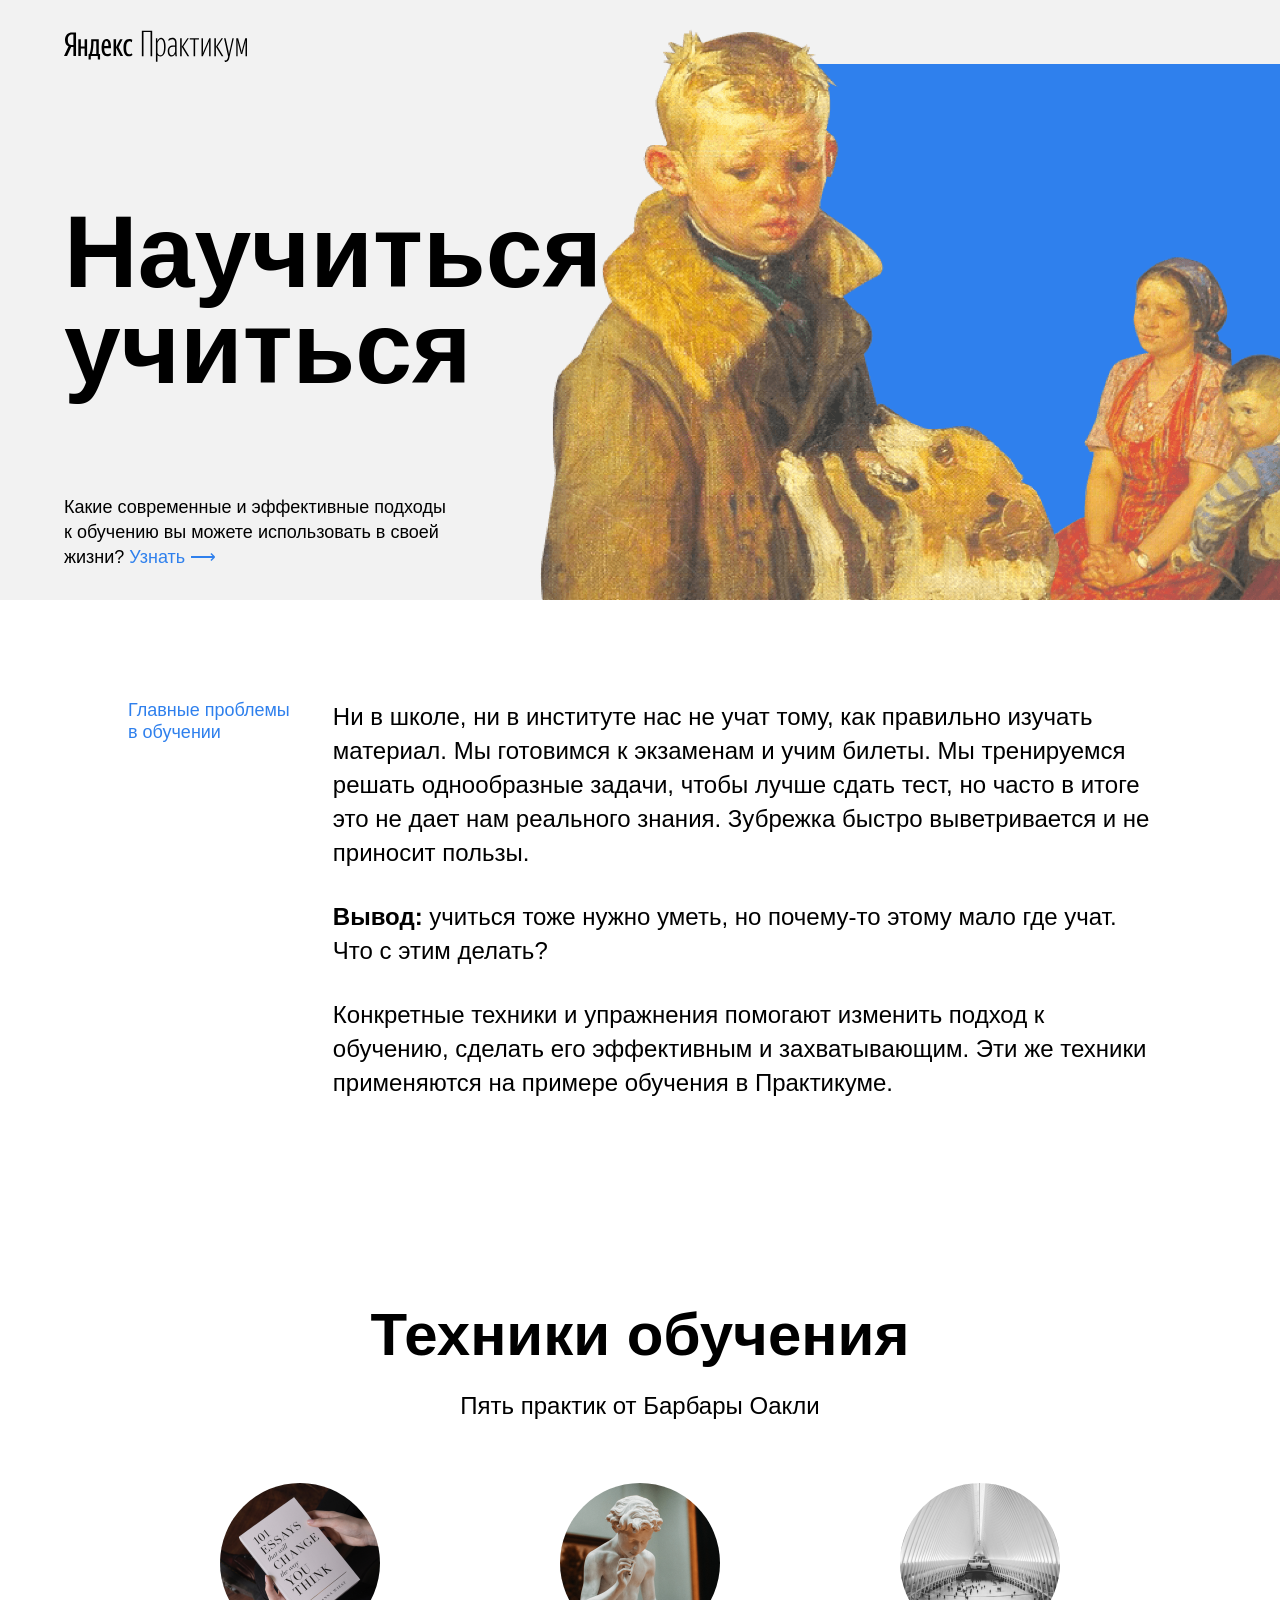
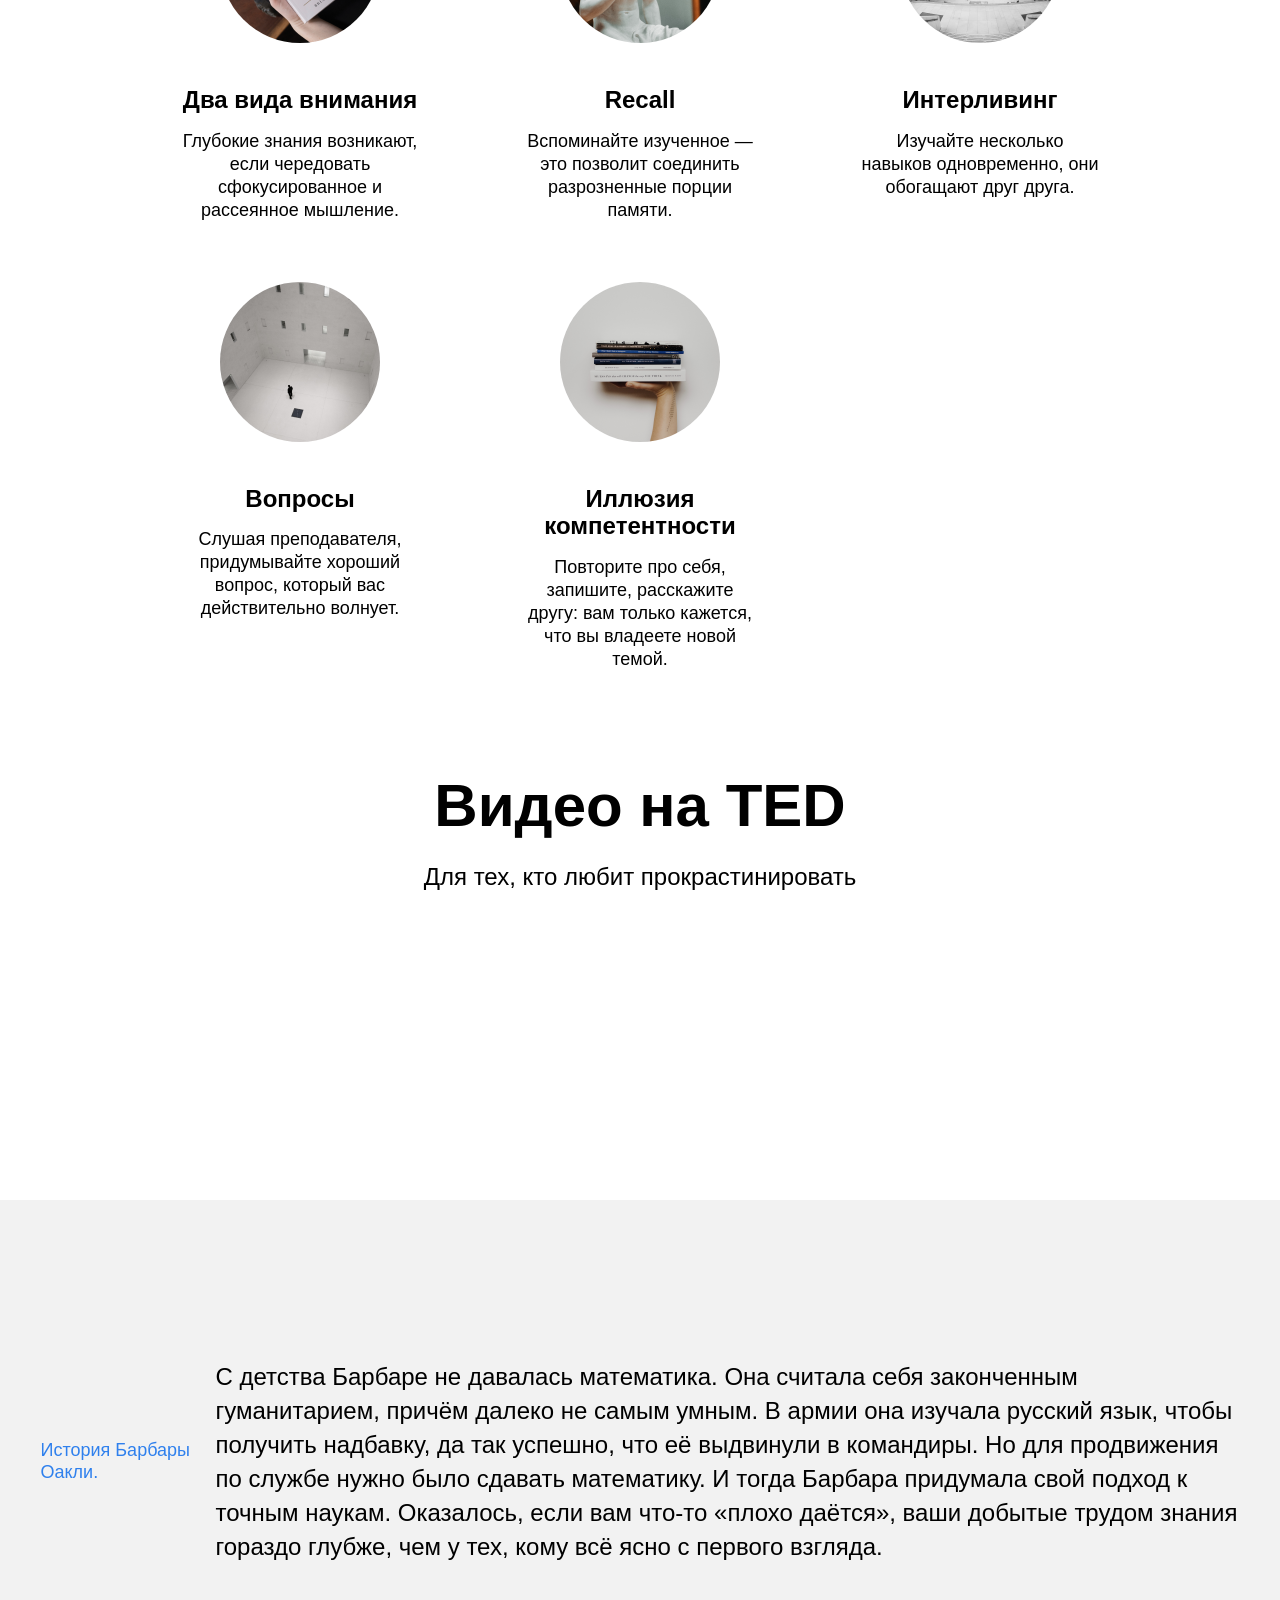
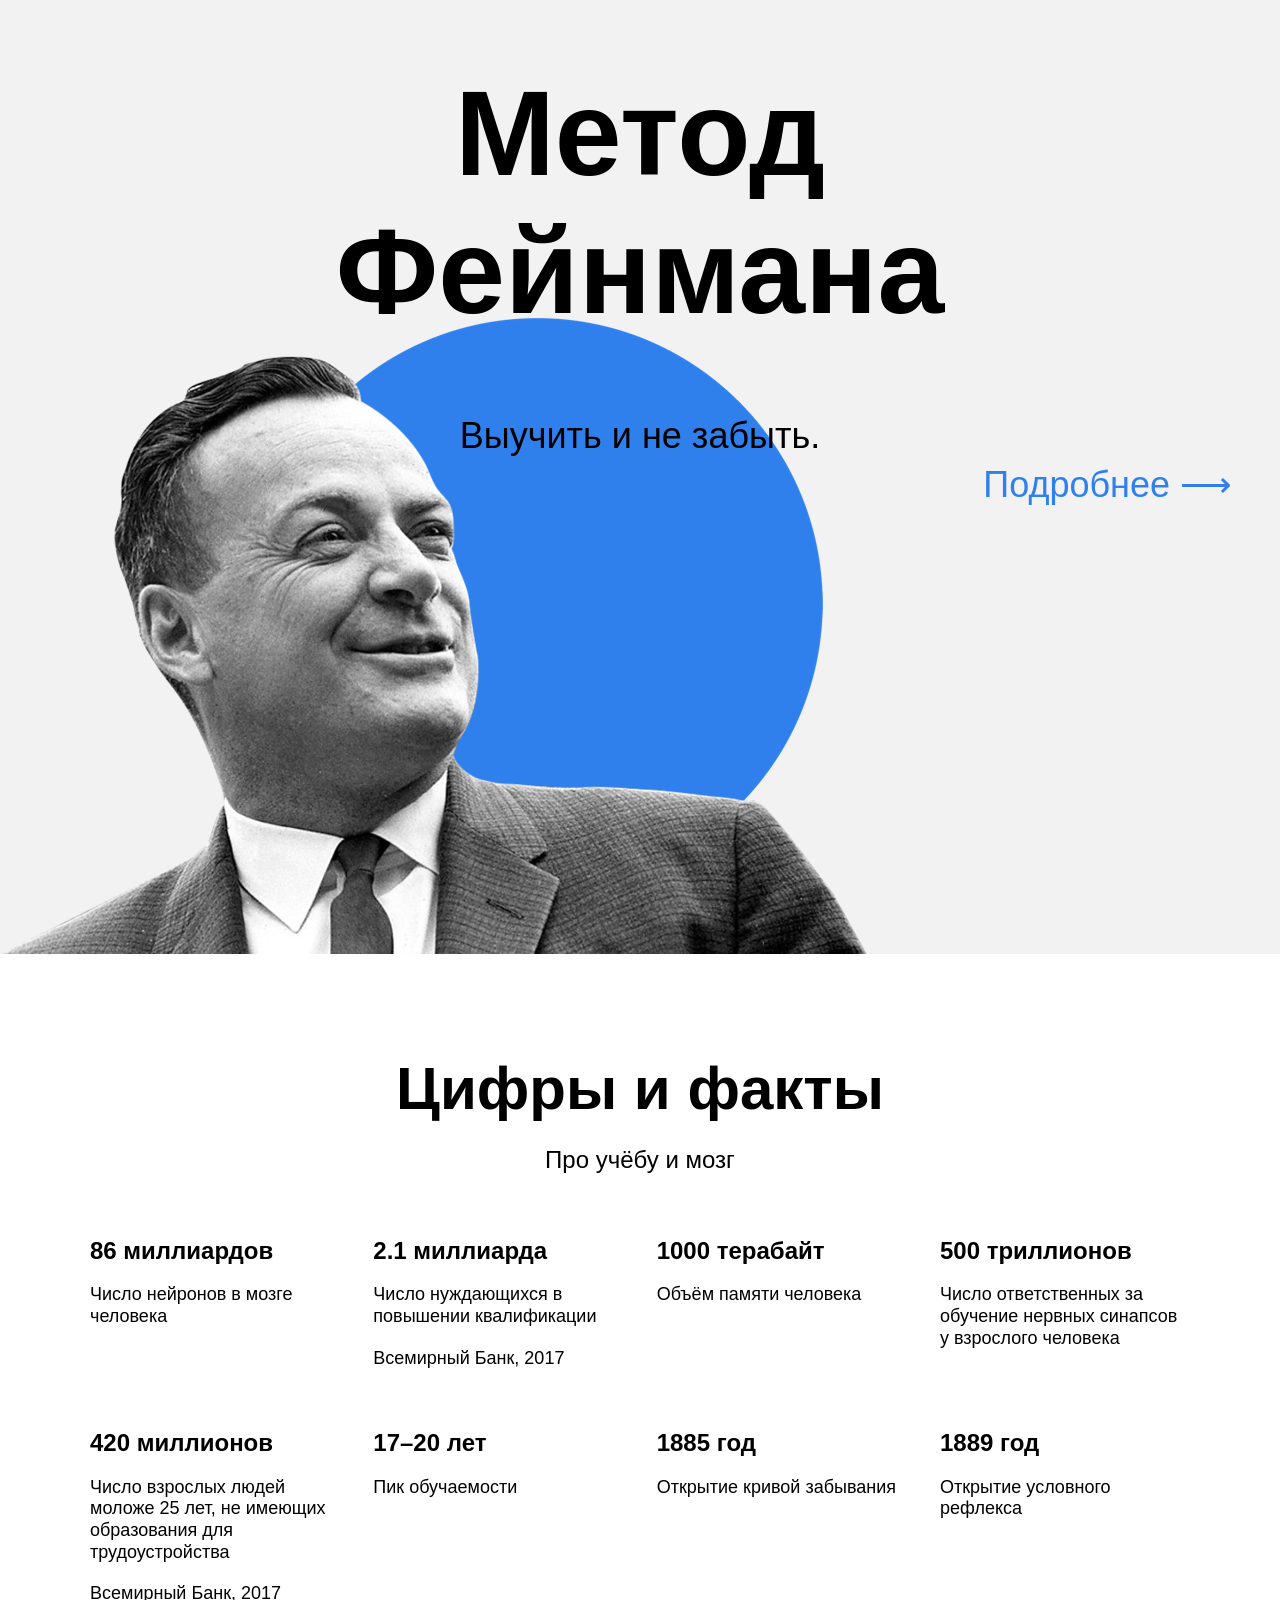
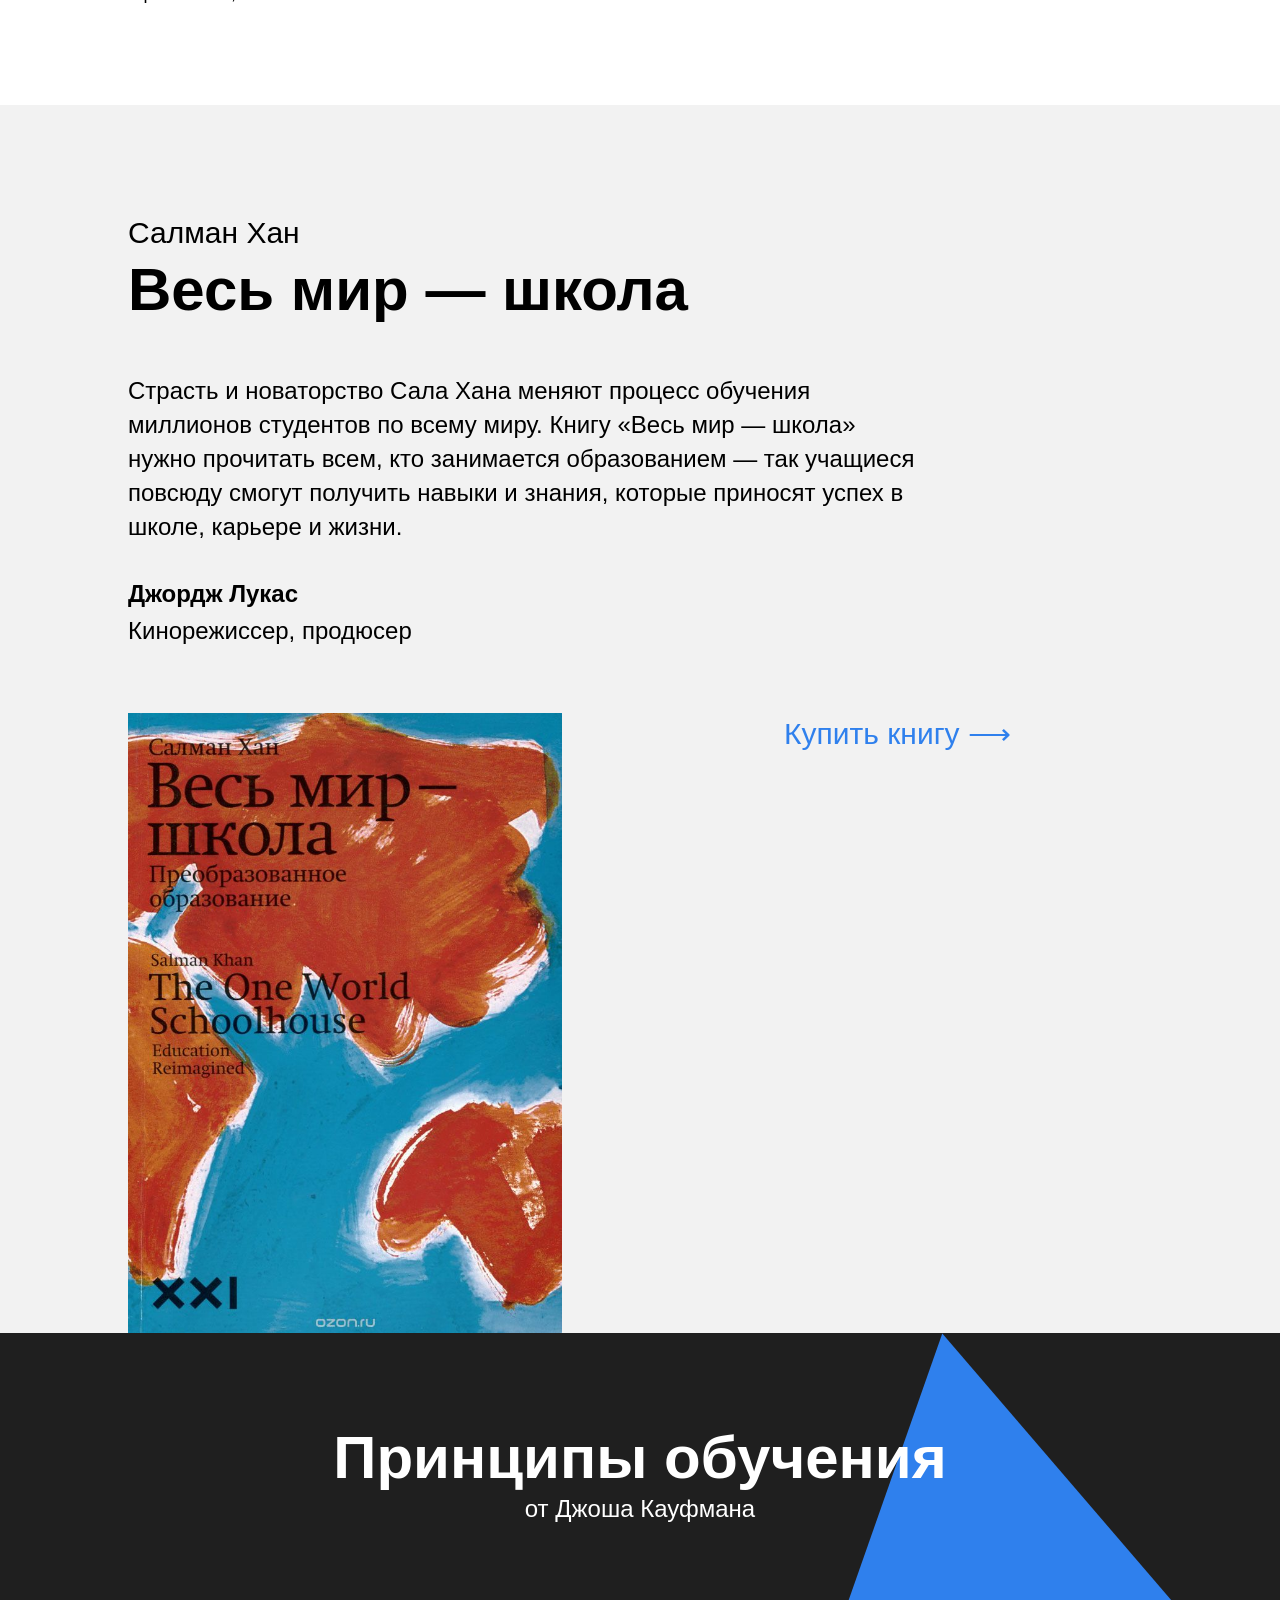
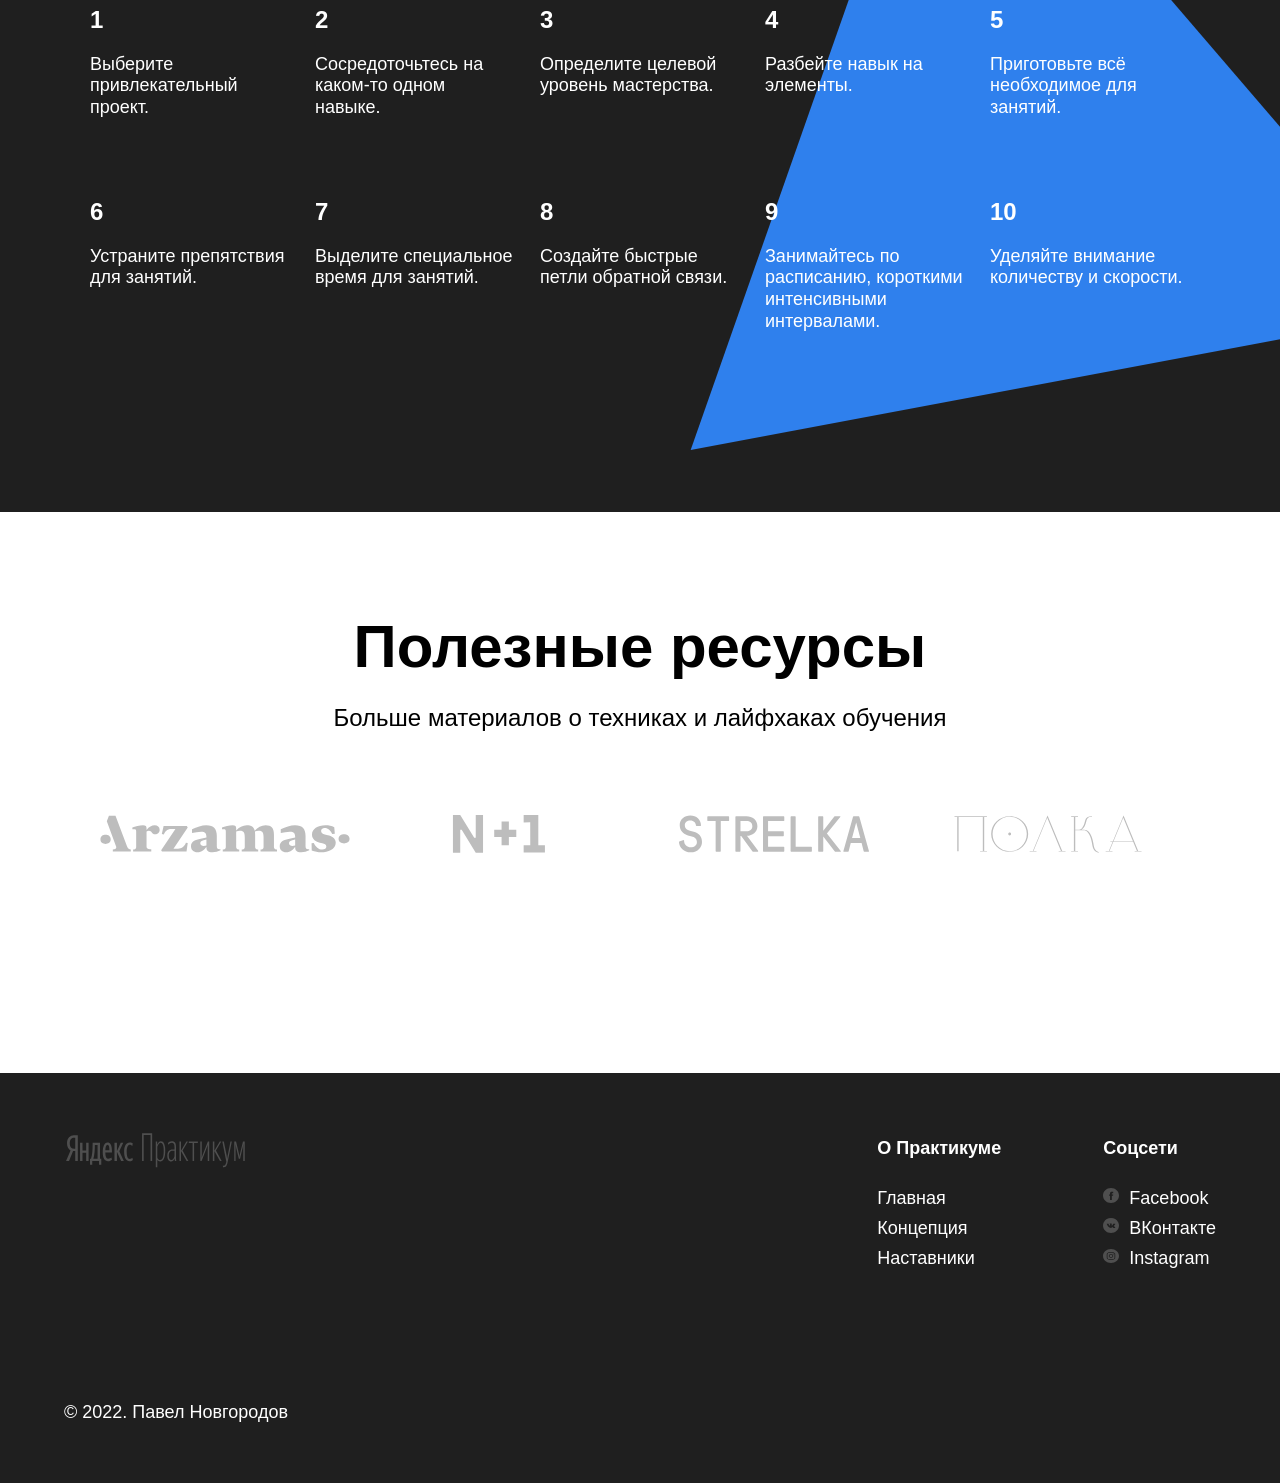
<file: index.html>
<!DOCTYPE html>
<html lang="ru">
  <head>
    <meta charset="UTF-8">
    <meta name="viewport" content="width=device-width, initial-scale=1.0">
    <link rel="stylesheet" href="./public/vendor/normalize.css">
    <link rel="stylesheet" href="./public/pages/index.css">
    <title>Научиться учиться</title>
  </head>
  <body class="page">
     <header class="header">
       <img class="logo logo_place_header" src="./images/logo_place_header.svg">
       <div class="header__square-pic rotation"></div>
       <img class="header__main-illustration" src="./images/header-image.png" alt="Фёдор Павлович Решетников "Опять двойка"">
       <h1 class="header__title">Научиться учиться</h1>
       <p class="header__subtitle">Какие современные и эффективные подходы к обучению вы можете использовать в своей жизни?
         <a class="header__link opacity" href="https://www.google.com/">Узнать &#10230;</a>
       </p>
     </header>
     <div class="content">
      <section class="description">
        <div class="two-columns">
          <h2 class="two-columns__brief">Главные проблемы в обучении</h2>
          <div class="two-columns__main-text">
            <p class="two-columns__paragraph">Ни в школе, ни в институте нас не учат тому, как правильно изучать материал. Мы готовимся к экзаменам и учим билеты. Мы тренируемся решать однообразные задачи, чтобы лучше сдать тест, но часто в итоге это не дает нам реального знания. Зубрежка быстро выветривается и не приносит пользы.</p>
            <p class="two-columns__paragraph">
              <span class="two-columns__span-accent">Вывод:</span>
               учиться тоже нужно уметь, но почему-то этому мало где учат. Что с этим делать?
            </p>
            <p class="two-columns__paragraph">Конкретные техники и упражнения помогают изменить подход к обучению, сделать его эффективным и захватывающим. Эти же техники применяются на примере обучения в Практикуме.</p>
          </div>
        </div> 
      </section>
      <section class="techniques">
        <h2 class="section-title">Техники обучения</h2>
        <h3 class="section-subtitle">Пять практик от Барбары Оакли</h3>
        <div class="cards">
          <div class="cards__item">
            <img src="./images/images_sprint-2/cards-attention.png" alt="Два вида внимания" class="cards__image">
            <h4 class="cards__title">Два вида внимания</h4>
            <p class="cards__description">Глубокие знания возникают, если чередовать сфокусированное и рассеянное мышление.</p>
          </div>
          <div class="cards__item">
            <img src="./images/images_sprint-2/cards-recall.png" alt="Recall" class="cards__image">
            <h4 class="cards__title">Recall</h4>
            <p class="cards__description">Вспоминайте изученное — это позволит соединить разрозненные порции памяти.</p>
          </div>
          <div class="cards__item">
            <img src="./images/images_sprint-2/cards-interliving.png" alt="Интерливинг" class="cards__image">
            <h4 class="cards__title">Интерливинг</h4>
            <p class="cards__description">Изучайте несколько навыков одновременно, они обогащают друг друга.</p>
          </div>
          <div class="cards__item">
            <img src="./images/images_sprint-2/cards-question.png" alt="Вопросы" class="cards__image">
            <h4 class="cards__title">Вопросы</h4>
            <p class="cards__description">Слушая преподавателя, придумывайте хороший вопрос, который вас действительно волнует.</p>
          </div>
          <div class="cards__item">
            <img src="./images/images_sprint-2/cards-competence.png" alt="Иллюзия компетентности" class="cards__image">
            <h4 class="cards__title">Иллюзия компетентности</h4>
            <p class="cards__description">Повторите про себя, запишите, расскажите другу: вам только кажется, что вы владеете новой темой.</p>
          </div>
        </div>
      </section>
      <section class="video">
        <h2 class="section-title">Видео нa TED</h2>
        <h3 class="section-subtitle">Для тех, кто любит прокрастинировать</h3>
        <div class="video__iframes">
          <iframe class="video__iframe" src="https://www.youtube.com/embed/arj7oStGLkU" title="YouTube video player" frameborder="0" allow="accelerometer; autoplay; clipboard-write; encrypted-media; gyroscope; picture-in-picture" allowfullscreen></iframe>
          <iframe class="video__iframe" src="https://www.youtube.com/embed/5MgBikgcWnY" title="YouTube video player" frameborder="0" allow="accelerometer; autoplay; clipboard-write; encrypted-media; gyroscope; picture-in-picture" allowfullscreen></iframe>
        </div>
      </section>
      <section class="oakley">
        <h2 class="two-columns__brief">История Барбары Оакли.</h2>
          <div class="two-columns__main-text">
            <p class="two-columns__paragraph">С детства Барбаре не давалась математика. Она считала себя законченным гуманитарием, причём далеко не самым умным. В армии она изучала русский язык, чтобы получить надбавку, да так успешно, что её выдвинули в командиры. Но для продвижения по службе нужно было сдавать математику. И тогда Барбара придумала свой подход к точным наукам. Оказалось, если вам что-то «плохо даётся», ваши добытые трудом знания гораздо глубже, чем у тех, кому всё ясно с первого взгляда.</p>
          </div>
      </section>
      <section class="feynman">
        <h2 class="feynman__title">Метод Фейнмана</h2>
        <h3 class="feynman__subtitle">Выучить и не забыть.</h3>
        <a class="feynman__link opacity" href="https://www.google.com/search?q=%D0%BC%D0%B5%D1%82%D0%BE%D0%B4+%D1%84%D0%B5%D0%B9%D0%BD%D0%BC%D0%B0%D0%BD%D0%B0&oq=%D0%BC%D0%B5%D1%82%D0%BE%D0%B4+%D1%84%D0%B5%D0%B9&aqs=chrome.0.0i512j69i57j0i512l8.5415j0j7&sourceid=chrome&ie=UTF-8>">Подробнее &#10230;</a>
        <img class="feynman__main-illustration" src="./images/feynman.png" alt="Ри́чард Фи́ллипс Фе́йнман">
      </section>
      <section class="digits">
        <h2 class="section-title">Цифры и факты</h2>
        <h3 class="section-subtitle">Про учёбу и мозг</h3>
        <div class="table">
          <div class="table__cell">
            <h4 class="table__heading">86 миллиардов</h4>
            <p class="table__text">Число нейронов в мозге человека</p>
          </div>
          <div class="table__cell">
            <h4 class="table__heading">2.1 миллиарда</h4>
            <p class="table__text">Число нуждающихся в повышении квалификации</p>
            <p class="table__text">Всемирный Банк, 2017</p>
          </div>
          <div class="table__cell">
            <h4 class="table__heading">1000 терабайт</h4>
            <p class="table__text">Объём памяти человека</p>
          </div>
          <div class="table__cell">
            <h4 class="table__heading">500 триллионов</h4>
            <p class="table__text">Число ответственных за обучение нервных синапсов у взрослого человека</p>
          </div>
          <div class="table__cell">
            <h4 class="table__heading">420 миллионов</h4>
            <p class="table__text">Число взрослых людей моложе 25 лет, не имеющих образования для трудоустройства</p>
            <p class="table__text">Всемирный Банк, 2017</p>
          </div>
          <div class="table__cell">
            <h4 class="table__heading">17–20 лет</h4>
            <p class="table__text">Пик обучаемости</p>
          </div>
          <div class="table__cell">
            <h4 class="table__heading">1885 год</h4>
            <p class="table__text">Открытие кривой забывания</p>
          </div>
          <div class="table__cell">
            <h4 class="table__heading">1889 год</h4>
            <p class="table__text">Открытие условного рефлекса</p>
          </div>
        </div>
      </section>
      <section class="khan">
        <div class="khan__container">
          <span class="khan__author">Салман Хан</span>
          <h2 class="khan__title">Весь мир — школа</h2>
          <blockquote class="khan__quote">Страсть и новаторство Сала Хана меняют процесс обучения миллионов студентов по всему миру. Книгу «Весь мир — школа» нужно прочитать всем, кто занимается образованием — так учащиеся повсюду смогут получить навыки и знания, которые приносят успех в школе, карьере и жизни.</blockquote>
          <cite class="khan__quote-author">Джордж Лукас</cite>
          <span class="khan__quote-author-subline">Кинорежиссер, продюсер</span>
          <div class="khan__book-container">
           <img class="khan__book-pic" src="./images/images_sprint-2/khan-book.jpg" alt="Салман Хан Весь мир — школа">
           <div><a class="khan__buy-link opacity" href="https://www.ozon.ru/product/ves-mir-shkola-preobrazovannoe-obrazovanie-162999126/?sh=LqMymQAAAA">Купить книгу &#10230;</a></div>
          </div>
        </div>
      </section>
      <section class="kaufman">
        <h2 class="section-title">Принципы обучения</h2>
        <h3 class="section-subtitle">от Джоша Кауфмана</h3>
        <div class="table table_theme_dark">
          <div class="table__cell table__cell_theme_dark">
            <span class="table__heading table__heading_theme_dark">1</span>
            <div class="table__text table__text_theme_dark">Выберите привлекательный проект.</div>
          </div>
          <div class="table__cell table__cell_theme_dark">
            <span class="table__heading table__heading_theme_dark">2</span>
            <div class="table__text table__text_theme_dark">Сосредоточьтесь на каком-то одном навыке.</div>
          </div>
          <div class="table__cell table__cell_theme_dark">
            <span class="table__heading table__heading_theme_dark">3</span>
            <div class="table__text table__text_theme_dark">Определите целевой уровень мастерства.</div>
          </div>
          <div class="table__cell table__cell_theme_dark">
            <span class="table__heading table__heading_theme_dark">4</span>
            <div class="table__text table__text_theme_dark">Разбейте навык на элементы.</div>
          </div>
          <div class="table__cell table__cell_theme_dark">
            <span class="table__heading table__heading_theme_dark">5</span>
            <div class="table__text table__text_theme_dark">Приготовьте всё необходимое для занятий.</div>
          </div>
          <div class="table__cell table__cell_theme_dark">
            <span class="table__heading table__heading_theme_dark">6</span>
            <div class="table__text table__text_theme_dark">Устраните препятствия для занятий.</div>
          </div>
          <div class="table__cell table__cell_theme_dark">
            <span class="table__heading table__heading_theme_dark">7</span>
            <div class="table__text table__text_theme_dark">Выделите специальное время для занятий.</div>
          </div>
          <div class="table__cell table__cell_theme_dark">
            <span class="table__heading table__heading_theme_dark">8</span>
            <div class="table__text table__text_theme_dark">Создайте быстрые петли обратной связи.</div>
          </div>
          <div class="table__cell table__cell_theme_dark">
            <span class="table__heading table__heading_theme_dark">9</span>
            <div class="table__text table__text_theme_dark">Занимайтесь по расписанию, короткими интенсивными интервалами.</div>
          </div>
          <div class="table__cell table__cell_theme_dark">
            <span class="table__heading table__heading_theme_dark">10</span>
            <div class="table__text table__text_theme_dark">Уделяйте внимание количеству и скорости.</div>
          </div>
        </div>
       <div class="kaufman__triangle rotation"></div>
      </section>
      <section class="resources">
        <h2 class="section-title">Полезные ресурсы</h2>
        <h3 class="section-subtitle">Больше материалов о техниках и лайфхаках обучения</h3>
        <div class="resources__logo-zone">
         <a href="https://arzamas.academy/"><img class="resources__logo" src="./images/images_sprint-2/logo/resources-arzamas.svg"></a>
         <a href="https://nplus1.ru/"><img class="resources__logo" src="./images/images_sprint-2/logo/resources-n1.svg"></a>
         <a href="https://www.strelka.com/ru"><img class="resources__logo" src="./images/images_sprint-2/logo/resources-strelka.svg"></a>
         <a href="https://polka.academy/"><img class="resources__logo" src="./images/images_sprint-2/logo/resources-polka.svg"></a>
        </div> 
      </section>
     </div>
     <footer class="footer">
       <div class="footer__columns">
         <div class="footer__column footer__column_content_copyright">
          <img class="logo logo_place_footer" src="./images/logo_place_footer.svg">
          <div class="footer__author">&copy; 2022. Павел Новгородов</div>
         </div>
         <div class="footer__column footer__column_content_info">
          <div class="footer__column-heading">О Практикуме</div>
          <a class="footer__column-links footer__column-link opacity" href="">Главная</a>
          <a class="footer__column-links footer__column-link opacity" href="">Концепция</a>
          <a class="footer__column-links footer__column-link opacity" href="">Наставники</a>
         </div>
         <div class="footer__column footer__column_content_social">
          <div class="footer__column-heading">Соцсети</div>
          <div class="footer__column-links footer__column-link">
           <a  href="https://facebook.com/" class="footer__column-link opacity"><img class="footer__social-icon" src="./images/facebook_color_white.svg">Facebook</a>
          </div>
          <div class="footer__column-links footer__column-link"> 
           <a href="https://vk.com/" class="footer__column-link opacity"><img class="footer__social-icon" src="./images/vk_color_white.svg">ВКонтакте</a>
          </div>
          <div class="footer__column-links footer__column-link">
           <a href="https://instagram.com/" class="footer__column-link opacity"><img class="footer__social-icon" src="./images/instagram_color_white.svg">Instagram</a>
          </div> 
         </div>
        </div>
     </footer>
  </body>
</html>
</file>
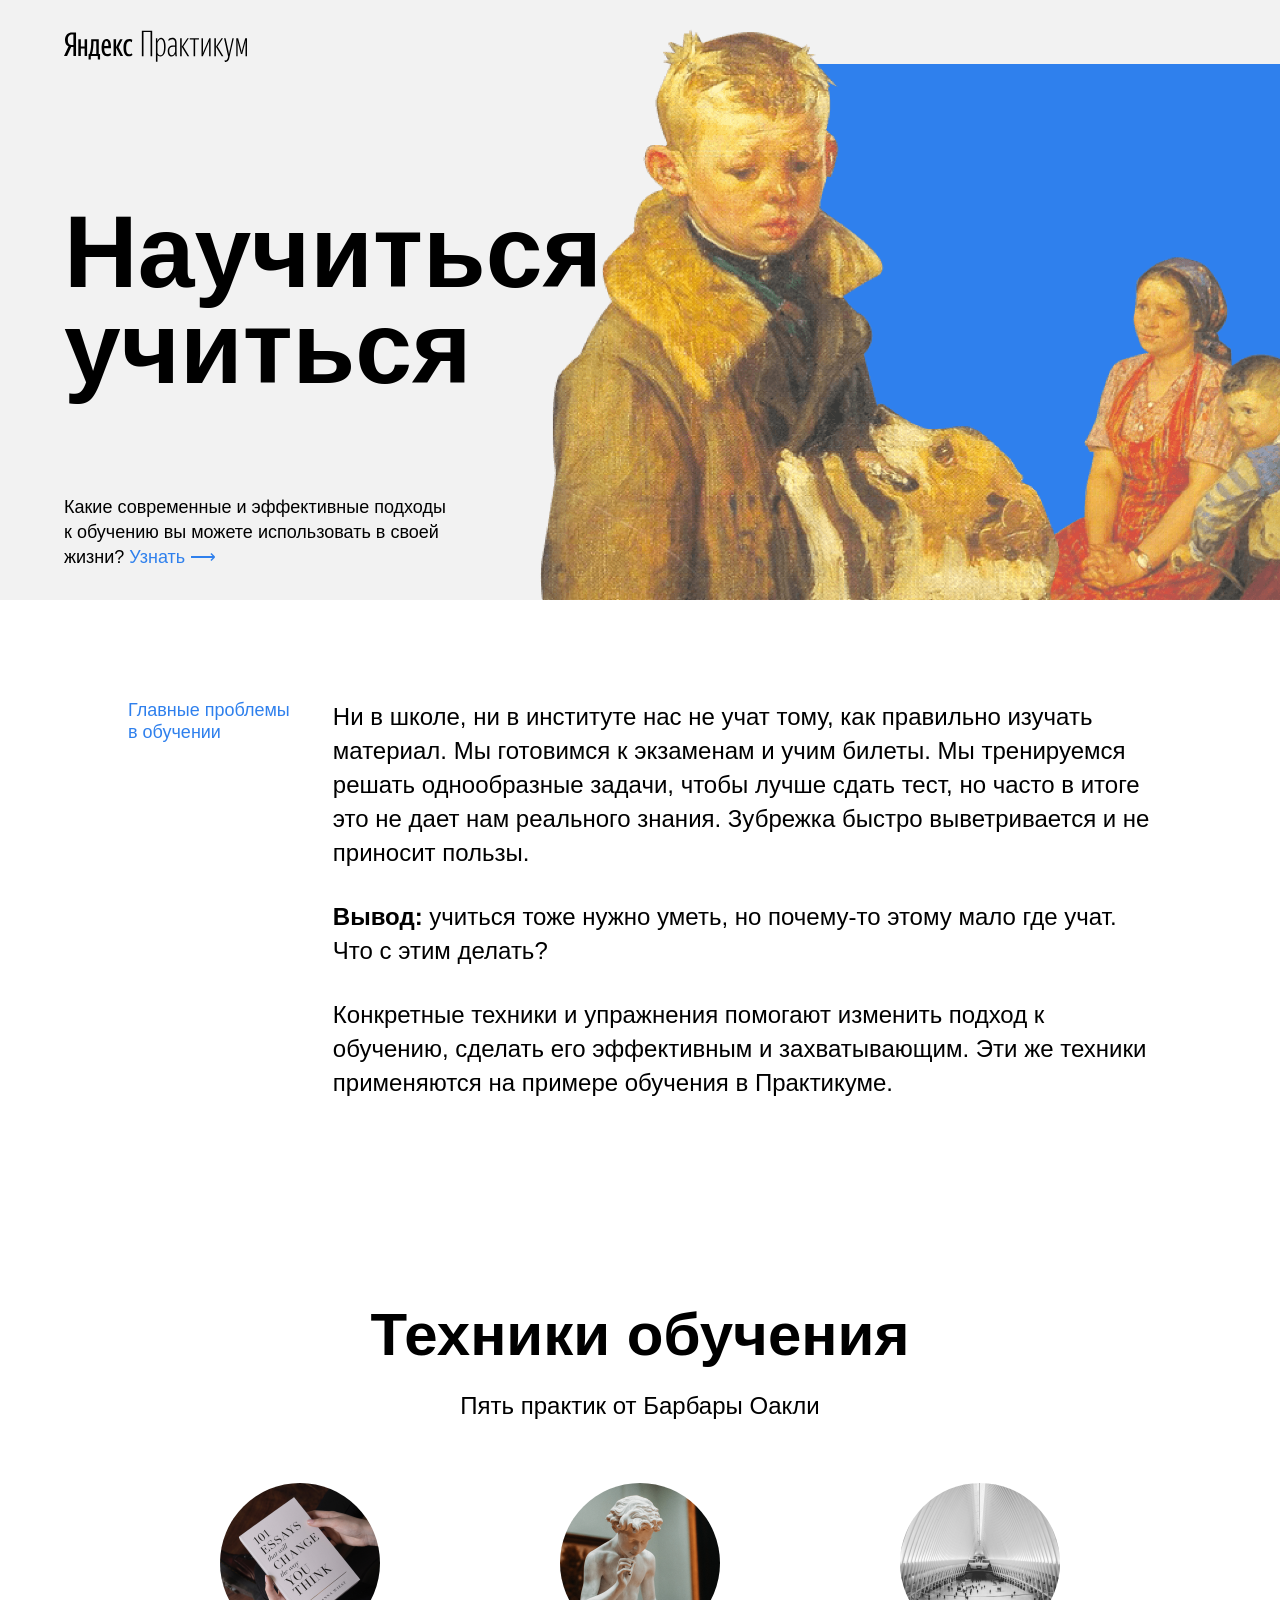
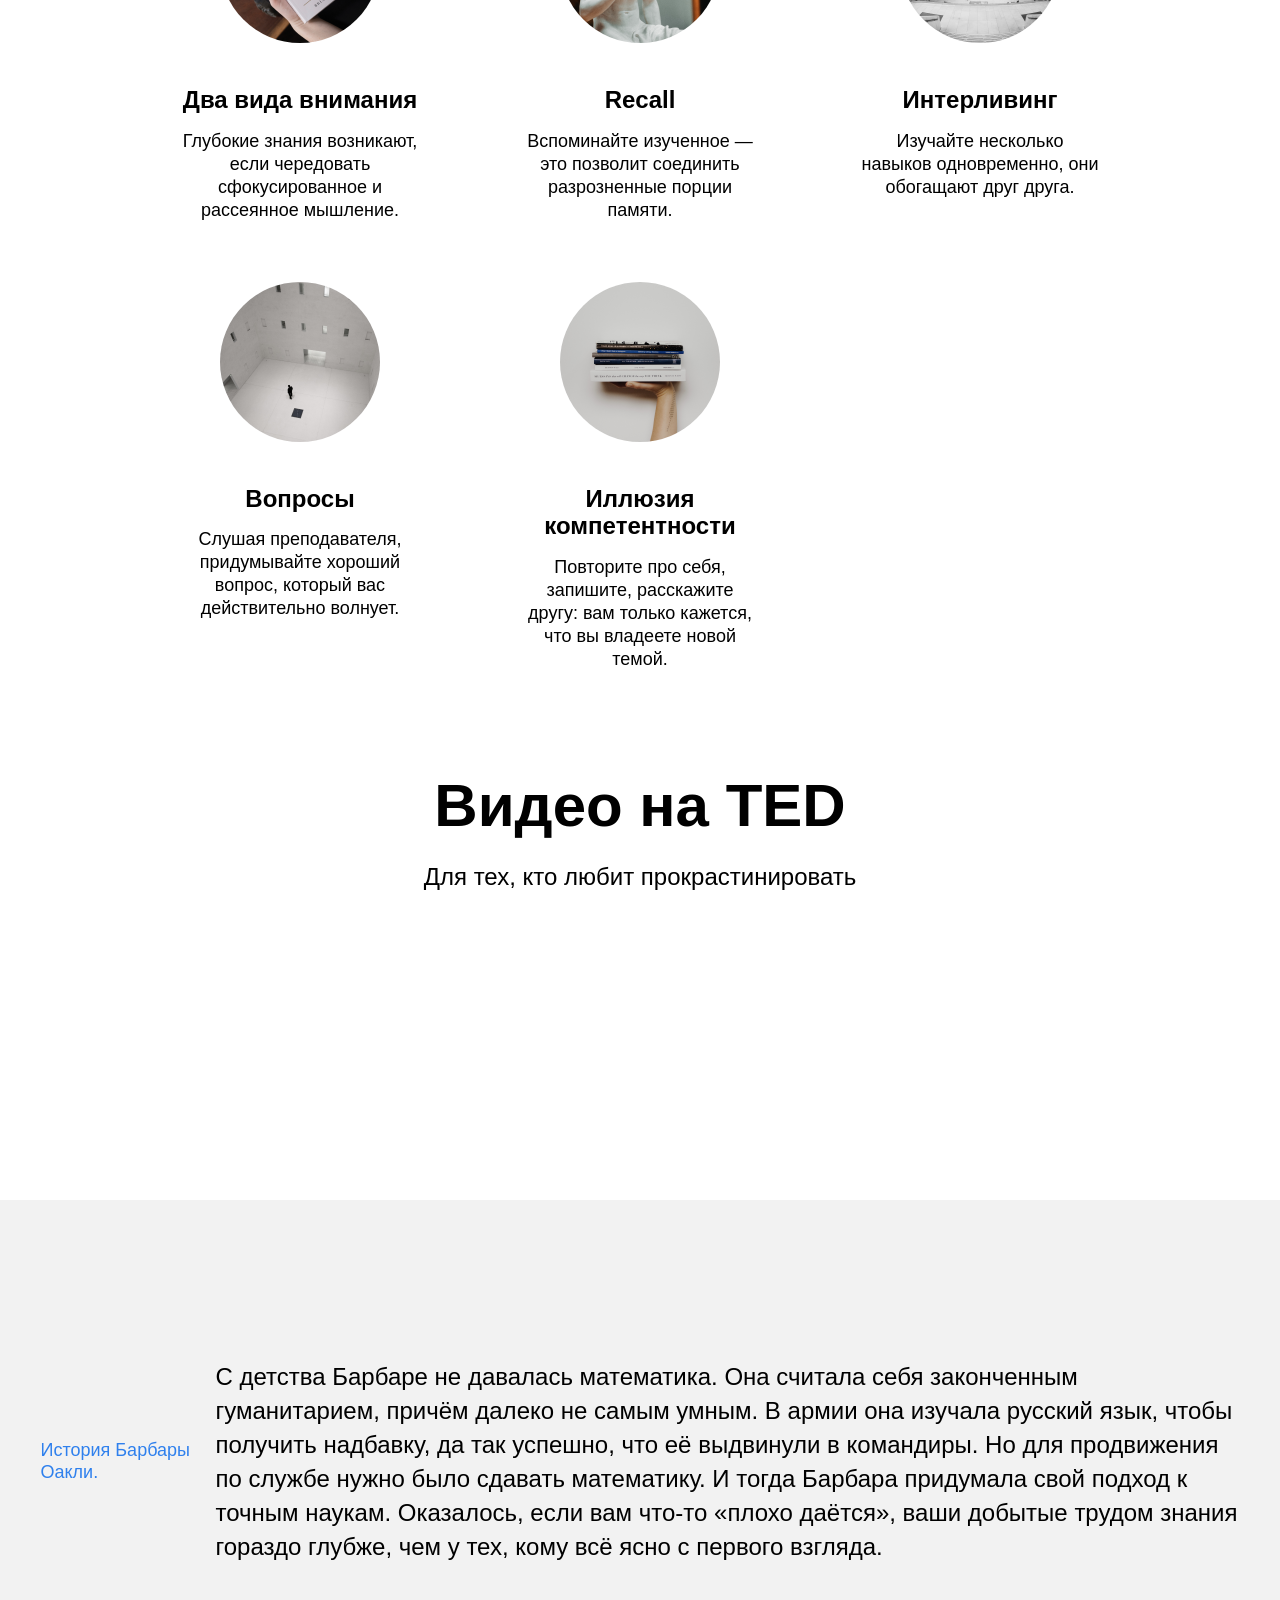
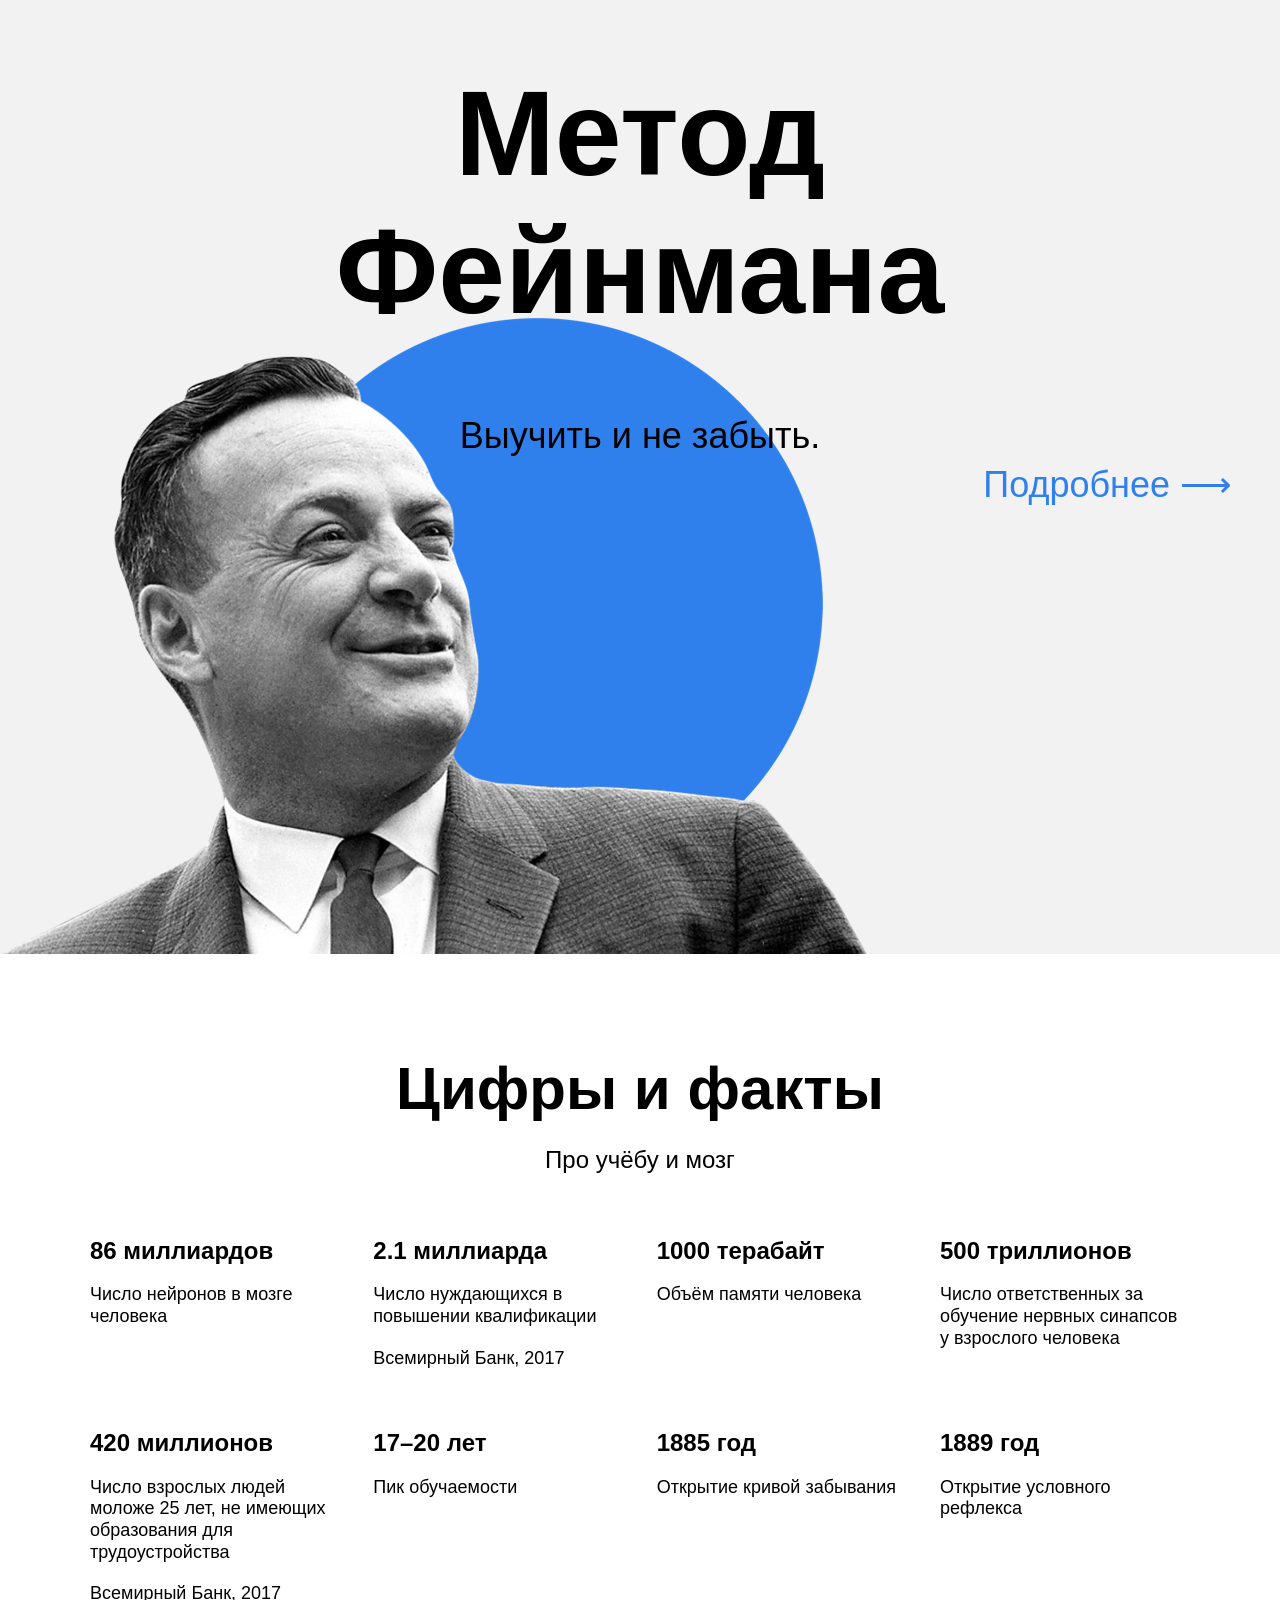
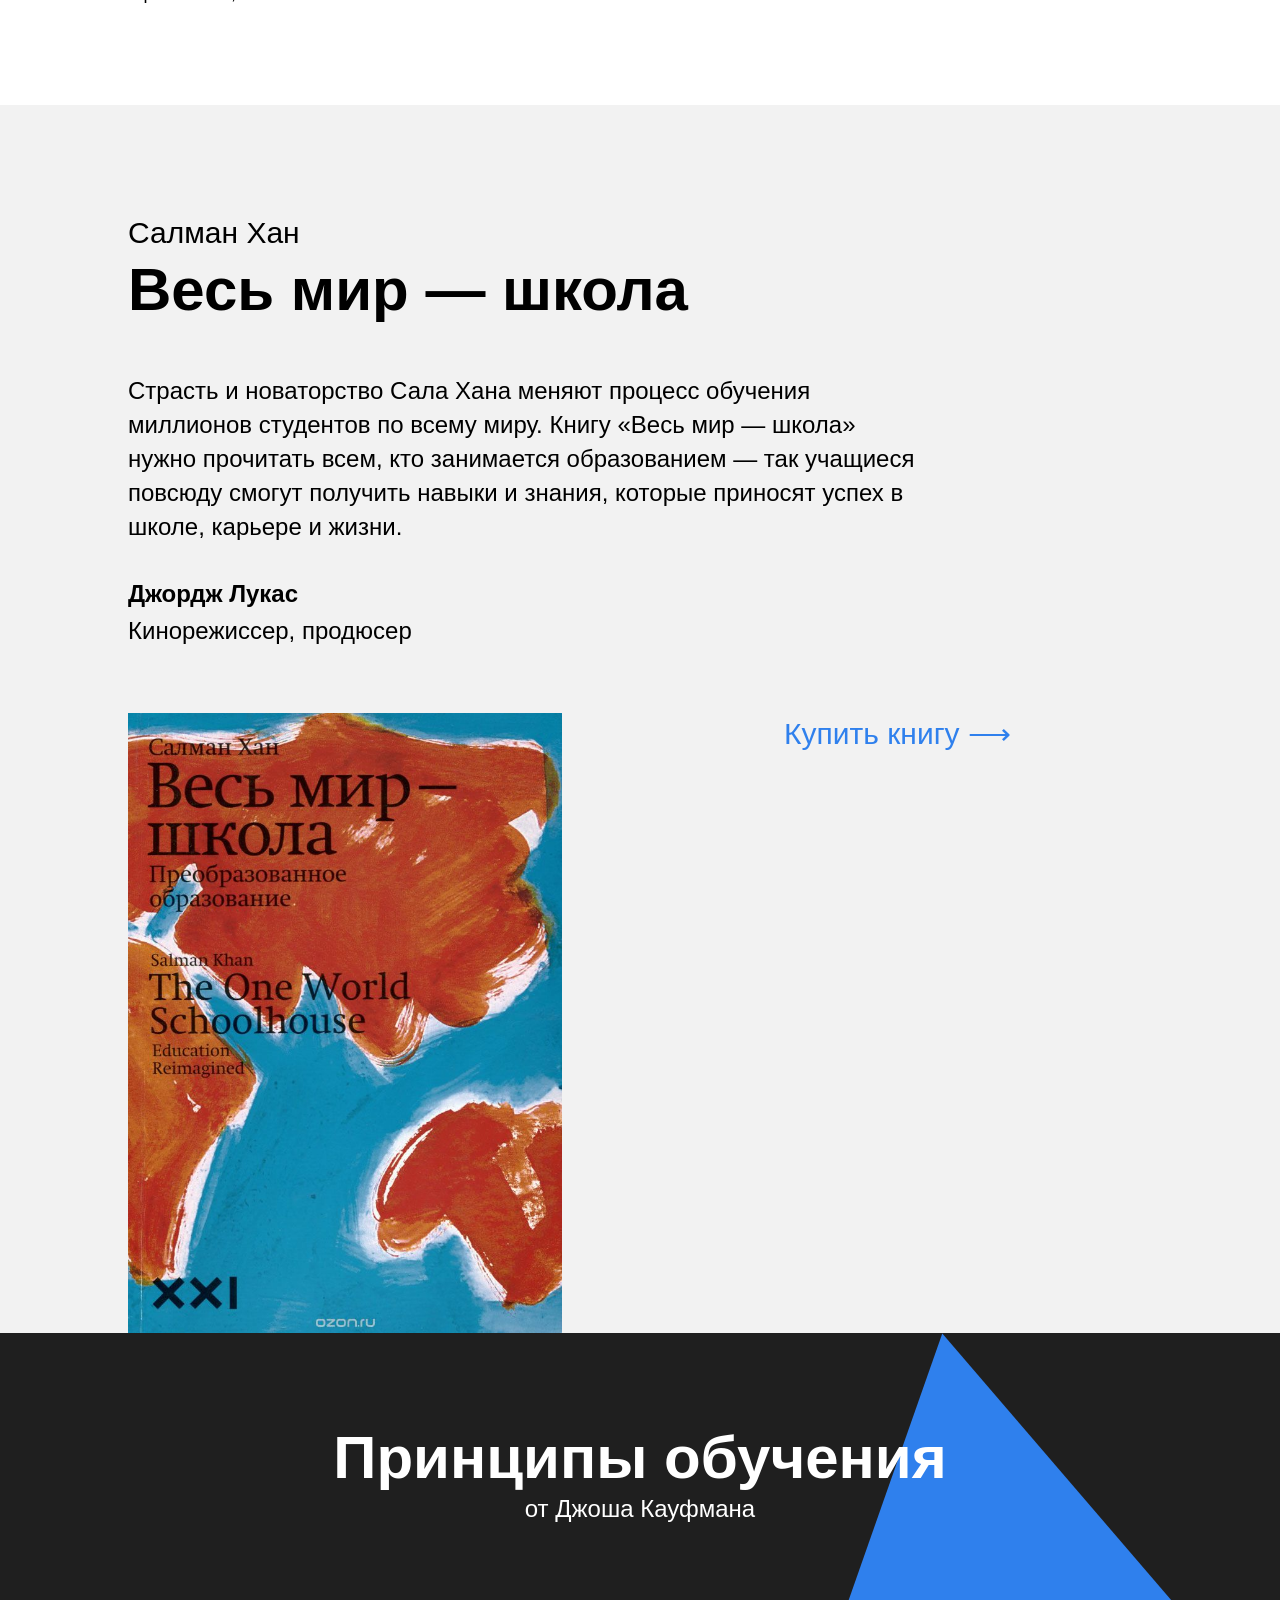
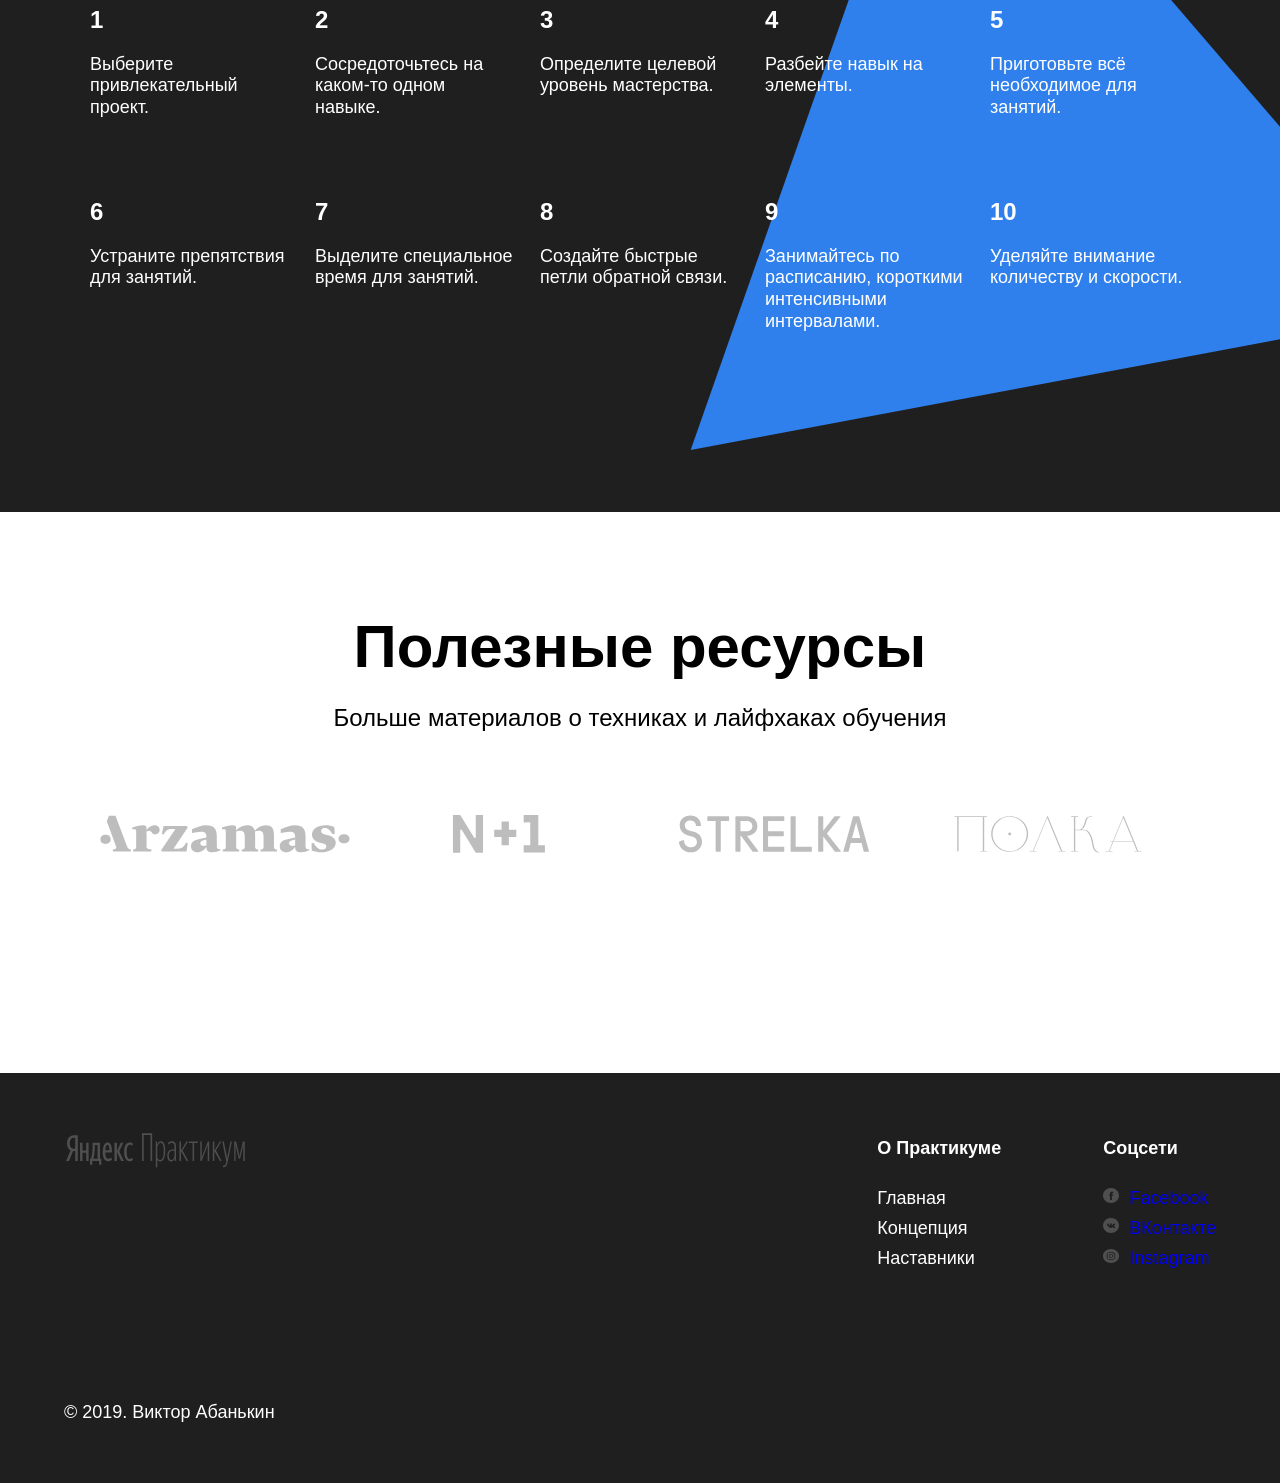
<file: public/index.html>
<!DOCTYPE html>
<html lang="ru">
  <head>
    <meta charset="UTF-8">
    <meta name="viewport" content="width=device-width, initial-scale=1.0">
    <link rel="stylesheet" href="./vendor/normalize.css">
    <link rel="stylesheet" href="./pages/index.css">
    <title>Научиться учиться</title>
  </head>
  <body class="page">
     <header class="header">
       <img class="logo logo_place_header" src="./../images/logo_place_header.svg">
       <div class="header__square-pic"></div>
       <img class="header__main-illustration" src="./../images/header-image.png" alt="Фёдор Павлович Решетников "Опять двойка"">
       <h1 class="header__title">Научиться учиться</h1>
       <p class="header__subtitle">Какие современные и эффективные подходы к обучению вы можете использовать в своей жизни?
         <a class="header__link" href="https://www.google.com/">Узнать &#10230;</a>
       </p>
     </header>
     <div class="content">
      <section class="description">
        <div class="two-columns">
          <h2 class="two-columns__brief">Главные проблемы в обучении</h2>
          <div class="two-columns__main-text">
            <p class="two-columns__paragraph">Ни в школе, ни в институте нас не учат тому, как правильно изучать материал. Мы готовимся к экзаменам и учим билеты. Мы тренируемся решать однообразные задачи, чтобы лучше сдать тест, но часто в итоге это не дает нам реального знания. Зубрежка быстро выветривается и не приносит пользы.</p>
            <p class="two-columns__paragraph">
              <span class="two-columns__span-accent">Вывод:</span>
               учиться тоже нужно уметь, но почему-то этому мало где учат. Что с этим делать?
            </p>
            <p class="two-columns__paragraph">Конкретные техники и упражнения помогают изменить подход к обучению, сделать его эффективным и захватывающим. Эти же техники применяются на примере обучения в Практикуме.</p>
          </div>
        </div> 
      </section>
      <section class="techniques">
        <h2 class="section-title">Техники обучения</h2>
        <h3 class="section-subtitle">Пять практик от Барбары Оакли</h3>
        <div class="cards">
          <div class="cards__item">
            <img src="./../images/images_sprint-2/cards-attention.png" alt="Два вида внимания" class="cards__image">
            <h4 class="cards__title">Два вида внимания</h4>
            <p class="cards__description">Глубокие знания возникают, если чередовать сфокусированное и рассеянное мышление.</p>
          </div>
          <div class="cards__item">
            <img src="./../images/images_sprint-2/cards-recall.png" alt="Recall" class="cards__image">
            <h4 class="cards__title">Recall</h4>
            <p class="cards__description">Вспоминайте изученное — это позволит соединить разрозненные порции памяти.</p>
          </div>
          <div class="cards__item">
            <img src="./../images/images_sprint-2/cards-interliving.png" alt="Интерливинг" class="cards__image">
            <h4 class="cards__title">Интерливинг</h4>
            <p class="cards__description">Изучайте несколько навыков одновременно, они обогащают друг друга.</p>
          </div>
          <div class="cards__item">
            <img src="./../images/images_sprint-2/cards-question.png" alt="Вопросы" class="cards__image">
            <h4 class="cards__title">Вопросы</h4>
            <p class="cards__description">Слушая преподавателя, придумывайте хороший вопрос, который вас действительно волнует.</p>
          </div>
          <div class="cards__item">
            <img src="./../images/images_sprint-2/cards-competence.png" alt="Иллюзия компетентности" class="cards__image">
            <h4 class="cards__title">Иллюзия компетентности</h4>
            <p class="cards__description">Повторите про себя, запишите, расскажите другу: вам только кажется, что вы владеете новой темой.</p>
          </div>
        </div>
      </section>
      <section class="video">
        <h2 class="section-title">Видео нa TED</h2>
        <h3 class="section-subtitle">Для тех, кто любит прокрастинировать</h3>
        <div class="video__iframes">
          <iframe class="video__iframe" src="https://www.youtube.com/embed/arj7oStGLkU" title="YouTube video player" frameborder="0" allow="accelerometer; autoplay; clipboard-write; encrypted-media; gyroscope; picture-in-picture" allowfullscreen></iframe>
          <iframe class="video__iframe" src="https://www.youtube.com/embed/5MgBikgcWnY" title="YouTube video player" frameborder="0" allow="accelerometer; autoplay; clipboard-write; encrypted-media; gyroscope; picture-in-picture" allowfullscreen></iframe>
        </div>
      </section>
      <section class="oakley">
        <h2 class="two-columns__brief">История Барбары Оакли.</h2>
          <div class="two-columns__main-text">
            <p class="two-columns__paragraph">С детства Барбаре не давалась математика. Она считала себя законченным гуманитарием, причём далеко не самым умным. В армии она изучала русский язык, чтобы получить надбавку, да так успешно, что её выдвинули в командиры. Но для продвижения по службе нужно было сдавать математику. И тогда Барбара придумала свой подход к точным наукам. Оказалось, если вам что-то «плохо даётся», ваши добытые трудом знания гораздо глубже, чем у тех, кому всё ясно с первого взгляда.</p>
          </div>
      </section>
      <section class="feynman">
        <h2 class="feynman__title">Метод Фейнмана</h2>
        <h3 class="feynman__subtitle">Выучить и не забыть.</h3>
        <a class="feynman__link" href="https://www.google.com/search?q=%D0%BC%D0%B5%D1%82%D0%BE%D0%B4+%D1%84%D0%B5%D0%B9%D0%BD%D0%BC%D0%B0%D0%BD%D0%B0&oq=%D0%BC%D0%B5%D1%82%D0%BE%D0%B4+%D1%84%D0%B5%D0%B9&aqs=chrome.0.0i512j69i57j0i512l8.5415j0j7&sourceid=chrome&ie=UTF-8>">Подробнее &#10230;</a>
        <img class="feynman__main-illustration" src="./../images/feynman.png" alt="Ри́чард Фи́ллипс Фе́йнман">
      </section>
      <section class="digits">
        <h2 class="section-title">Цифры и факты</h2>
        <h3 class="section-subtitle">Про учёбу и мозг</h3>
        <div class="table">
          <div class="table__cell">
            <h4 class="table__heading">86 миллиардов</h4>
            <p class="table__text">Число нейронов в мозге человека</p>
          </div>
          <div class="table__cell">
            <h4 class="table__heading">2.1 миллиарда</h4>
            <p class="table__text">Число нуждающихся в повышении квалификации</p>
            <p class="table__text">Всемирный Банк, 2017</p>
          </div>
          <div class="table__cell">
            <h4 class="table__heading">1000 терабайт</h4>
            <p class="table__text">Объём памяти человека</p>
          </div>
          <div class="table__cell">
            <h4 class="table__heading">500 триллионов</h4>
            <p class="table__text">Число ответственных за обучение нервных синапсов у взрослого человека</p>
          </div>
          <div class="table__cell">
            <h4 class="table__heading">420 миллионов</h4>
            <p class="table__text">Число взрослых людей моложе 25 лет, не имеющих образования для трудоустройства</p>
            <p class="table__text">Всемирный Банк, 2017</p>
          </div>
          <div class="table__cell">
            <h4 class="table__heading">17–20 лет</h4>
            <p class="table__text">Пик обучаемости</p>
          </div>
          <div class="table__cell">
            <h4 class="table__heading">1885 год</h4>
            <p class="table__text">Открытие кривой забывания</p>
          </div>
          <div class="table__cell">
            <h4 class="table__heading">1889 год</h4>
            <p class="table__text">Открытие условного рефлекса</p>
          </div>
        </div>
      </section>
      <section class="khan">
        <div class="khan__container">
          <span class="khan__author">Салман Хан</span>
          <h2 class="khan__title">Весь мир — школа</h2>
          <blockquote class="khan__quote">Страсть и новаторство Сала Хана меняют процесс обучения миллионов студентов по всему миру. Книгу «Весь мир — школа» нужно прочитать всем, кто занимается образованием — так учащиеся повсюду смогут получить навыки и знания, которые приносят успех в школе, карьере и жизни.</blockquote>
          <cite class="khan__quote-author">Джордж Лукас</cite>
          <span class="khan__quote-author-subline">Кинорежиссер, продюсер</span>
          <div class="khan__book-container">
           <img class="khan__book-pic" src="./../images/images_sprint-2/khan-book.jpg" alt="Салман Хан Весь мир — школа">
           <a class="khan__buy-link" href="https://www.ozon.ru/product/ves-mir-shkola-preobrazovannoe-obrazovanie-162999126/?sh=LqMymQAAAA">Купить книгу &#10230;</a>
          </div>
        </div>
      </section>
      <section class="kaufman">
        <h2 class="section-title">Принципы обучения</h2>
        <h3 class="section-subtitle">от Джоша Кауфмана</h3>
        <div class="table table_theme_dark">
          <div class="table__cell table__cell_theme_dark">
            <span class="table__heading table__heading_theme_dark">1</span>
            <div class="table__text table__text_theme_dark">Выберите привлекательный проект.</div>
          </div>
          <div class="table__cell table__cell_theme_dark">
            <span class="table__heading table__heading_theme_dark">2</span>
            <div class="table__text table__text_theme_dark">Сосредоточьтесь на каком-то одном навыке.</div>
          </div>
          <div class="table__cell table__cell_theme_dark">
            <span class="table__heading table__heading_theme_dark">3</span>
            <div class="table__text table__text_theme_dark">Определите целевой уровень мастерства.</div>
          </div>
          <div class="table__cell table__cell_theme_dark">
            <span class="table__heading table__heading_theme_dark">4</span>
            <div class="table__text table__text_theme_dark">Разбейте навык на элементы.</div>
          </div>
          <div class="table__cell table__cell_theme_dark">
            <span class="table__heading table__heading_theme_dark">5</span>
            <div class="table__text table__text_theme_dark">Приготовьте всё необходимое для занятий.</div>
          </div>
          <div class="table__cell table__cell_theme_dark">
            <span class="table__heading table__heading_theme_dark">6</span>
            <div class="table__text table__text_theme_dark">Устраните препятствия для занятий.</div>
          </div>
          <div class="table__cell table__cell_theme_dark">
            <span class="table__heading table__heading_theme_dark">7</span>
            <div class="table__text table__text_theme_dark">Выделите специальное время для занятий.</div>
          </div>
          <div class="table__cell table__cell_theme_dark">
            <span class="table__heading table__heading_theme_dark">8</span>
            <div class="table__text table__text_theme_dark">Создайте быстрые петли обратной связи.</div>
          </div>
          <div class="table__cell table__cell_theme_dark">
            <span class="table__heading table__heading_theme_dark">9</span>
            <div class="table__text table__text_theme_dark">Занимайтесь по расписанию, короткими интенсивными интервалами.</div>
          </div>
          <div class="table__cell table__cell_theme_dark">
            <span class="table__heading table__heading_theme_dark">10</span>
            <div class="table__text table__text_theme_dark">Уделяйте внимание количеству и скорости.</div>
          </div>
        </div>
       <div class="kaufman__triangle"></div>
      </section>
      <section class="resources">
        <h2 class="section-title">Полезные ресурсы</h2>
        <h3 class="section-subtitle">Больше материалов о техниках и лайфхаках обучения</h3>
        <div class="resources__logo-zone">
         <img class="resources__logo" src="./../images/images_sprint-2/logo/resources-arzamas.svg">
         <img class="resources__logo" src="./../images/images_sprint-2/logo/resources-n1.svg">
         <img class="resources__logo" src="./../images/images_sprint-2/logo/resources-strelka.svg">
         <img class="resources__logo" src="./../images/images_sprint-2/logo/resources-polka.svg">
        </div> 
      </section>
     </div>
     <footer class="footer">
       <div class="footer__columns">
         <div class="footer__column footer__column_content_copyright">
          <img class="logo logo_place_footer" src="./../images/logo_place_footer.svg">
          <div class="footer__author">&copy; 2019. Виктор Абанькин</div>
         </div>
         <div class="footer__column footer__column_content_info">
          <div class="footer__column-heading">О Практикуме</div>
          <a class="footer__column-links footer__column-link" href="">Главная</a>
          <a class="footer__column-links footer__column-link" href="">Концепция</a>
          <a class="footer__column-links footer__column-link" href="">Наставники</a>
         </div>
         <div class="footer__column footer__column_content_social">
          <div class="footer__column-heading">Соцсети</div>
          <div class="footer__column-links footer__column-link">
           <a  href="https://facebook.com/"><img class="footer__social-icon footer__column-link" src="./../images/facebook_color_white.svg">Facebook</a>
          </div>
          <div class="footer__column-links footer__column-link"> 
           <a href="https://vk.com/"><img class="footer__social-icon footer__column-link" src="./../images/vk_color_white.svg">ВКонтакте</a>
          </div>
          <div class="footer__column-links footer__column-link">
           <a href="https://instagram.com/"><img class="footer__social-icon footer__column-link" src="./../images/instagram_color_white.svg">Instagram</a>
          </div> 
         </div>
        </div>
     </footer>
  </body>
</html>
</file>
<file: public/pages/index.css>
@import url("./../vendor/reset.css");
@import url("./../page/page.css");
@import url("./../blocks/header/header.css");
@import url("./../blocks/logo/logo.css");
@import url("./../blocks/logo/_place/logo_place_header.css");
@import url("./../blocks/logo/_place/logo_place_footer.css");
@import url("./../blocks/header/__title/header__title.css");
@import url("./../blocks/header/__square-pic/header__square-pic.css");
@import url("./../blocks/header/__main-illustration/header__main-illustration.css");
@import url("./../blocks/header/__link/header__link.css");
@import url("./../blocks/header/__subtitle/header__subtitle.css");
@import url("./../blocks/description/description.css");
@import url("./../blocks/two-columns/two-columns.css");
@import url("./../blocks/two-columns/__brief/brief.css");
@import url("./../blocks/two-columns/__main-text/main-text.css");
@import url("./../blocks/two-columns/__paragraph/paragraph.css");
@import url("./../blocks/two-columns/__span-accent/span-accent.css");
@import url("./../blocks/digits/digits.css");
@import url("./../blocks/table/table.css");
@import url("./../blocks/table/__cell/table__cell.css");
@import url("./../blocks/table/__heading/table__heading.css");
@import url("./../blocks/table/__text/table__text.css");
@import url("./../blocks/feynman/feynman.css");
@import url("./../blocks/feynman/__link/feynman__link.css");
@import url("./../blocks/feynman/__main-illustration/feynman__main-illustration.css");
@import url("./../blocks/feynman/__subtitle/feynman__subtitle.css");
@import url("./../blocks/feynman/__title/feynman__title.css");
@import url("./../blocks/kaufman/kaufman.css");
@import url("./../blocks/table/_theme/table_theme_dark.css");
@import url("./../blocks/table/__cell/_theme/table__cell_theme_dark.css");
@import url("./../blocks/table/__heading/_theme/table__heading_theme_dark.css");
@import url("./../blocks/table/__text/_theme/table__text_theme_dark.css");
@import url("./../blocks/kaufman/__triangle/kaufman__triangle.css");
@import url("./../blocks/footer/footer.css");
@import url("./../blocks/footer/__author/footer__author.css");
@import url("./../blocks/footer/__column-heading/footer__column-heading.css");
@import url("./../blocks/footer/__column-link/footer__column-link.css");
@import url("./../blocks/footer/__column-links/footer__column-links.css");
@import url("./../blocks/footer/__column/footer__column.css");
@import url("./../blocks/footer/__column/_content/footer__column_content_copyright.css");
@import url("./../blocks/footer/__column/_content/footer__column_content_social.css");
@import url("./../blocks/footer/__columns/footer__columns.css");
@import url("./../blocks/footer/__social-icon/footer__social-icon.css");
@import url("./../blocks/section-subtitle/section-subtitle.css");
@import url("./../blocks/section-title/section-title.css");
@import url("./../blocks/techniques/techniques.css");
@import url("./../blocks/cards/cards.css");
@import url("./../blocks/cards/__description/cards__description.css");
@import url("./../blocks/cards/__image/cards__image.css");
@import url("./../blocks/cards/__item/cards__item.css");
@import url("./../blocks/cards/__title/cards__title.css");
@import url("./../blocks/video/video.css");
@import url("./../blocks/video/__iframe/video__iframe.css");
@import url("./../blocks/video/__iframes/video__iframes.css");
@import url("./../blocks/oakley/oakley.css");
@import url("./../blocks/khan/khan.css");
@import url("./../blocks/khan/__title/khan__title.css");
@import url("./../blocks/khan/__quote/khan__quote.css");
@import url("./../blocks/khan/__quote-author/khan__quote-author.css");
@import url("./../blocks/khan/__quote-author-subline/khan__quote-author-subline.css");
@import url("./../blocks/khan/__container/khan__container.css");
@import url("./../blocks/khan/__buy-link/khan__buy-link.css");
@import url("./../blocks/khan/__book-pic/khan__book-pic.css");
@import url("./../blocks/khan/__book-container/khan__book-container.css");
@import url("./../blocks/khan/__author/khan__author.css");
@import url("./../blocks/resources/resources.css");
@import url("./../blocks/resources/__logo/resources__logo.css");
@import url("./../blocks/resources/__logo-zone/resources__logo-zone.css");
@import url("./../blocks/rotation/rotation.css");
@import url("./../blocks/opacity/opacity.css");
</file>
